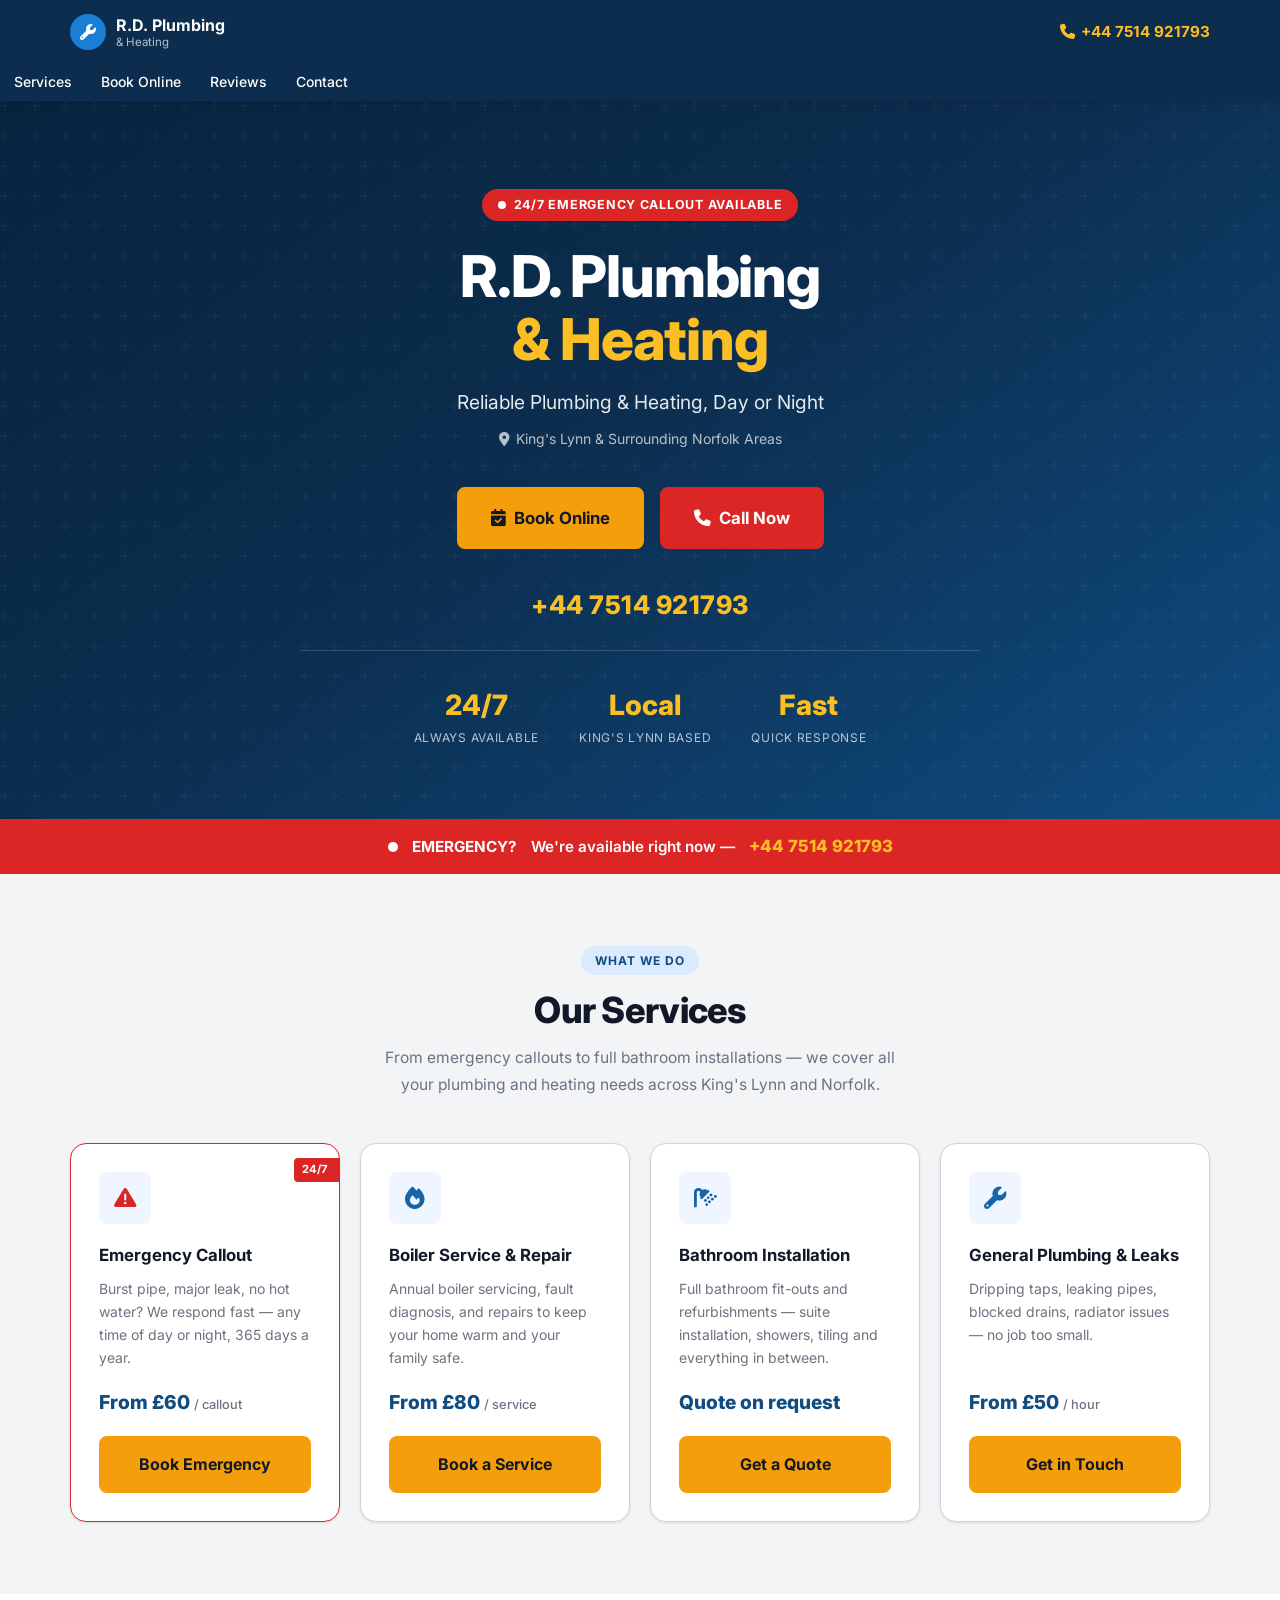
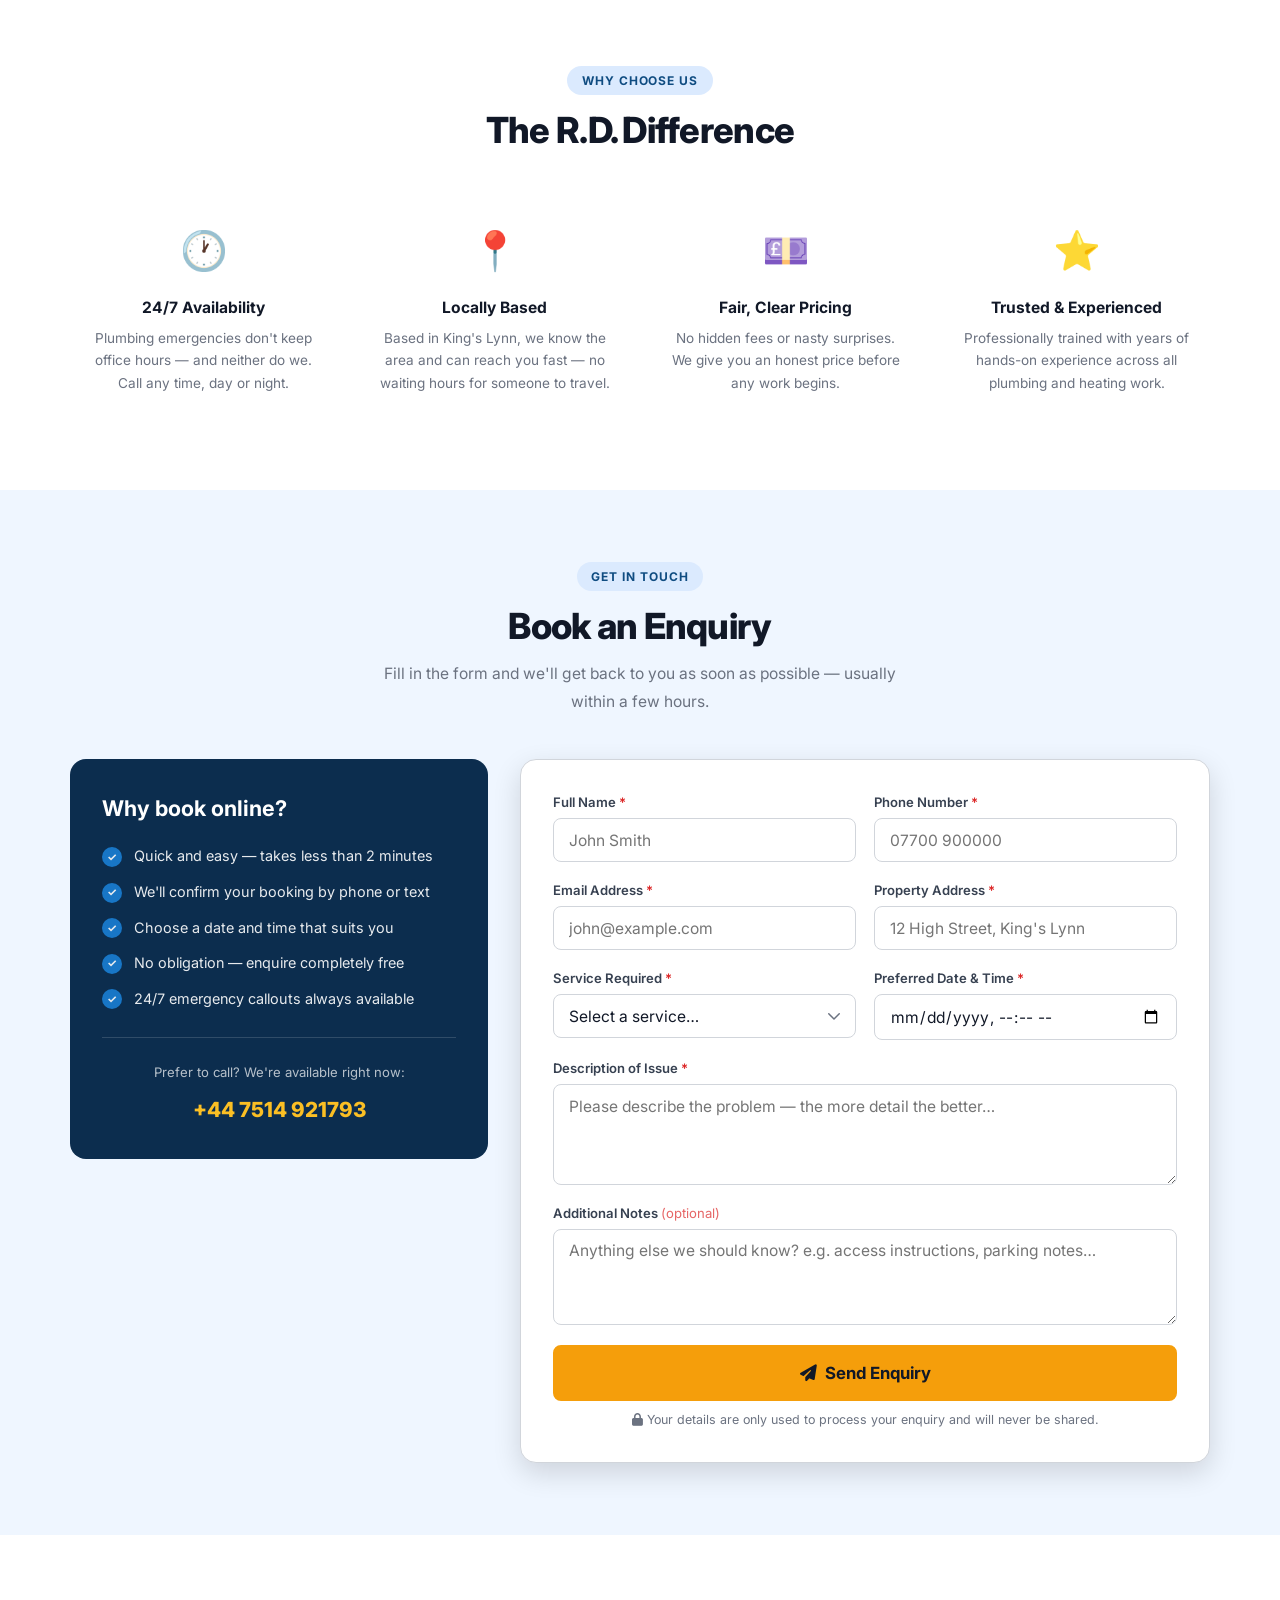
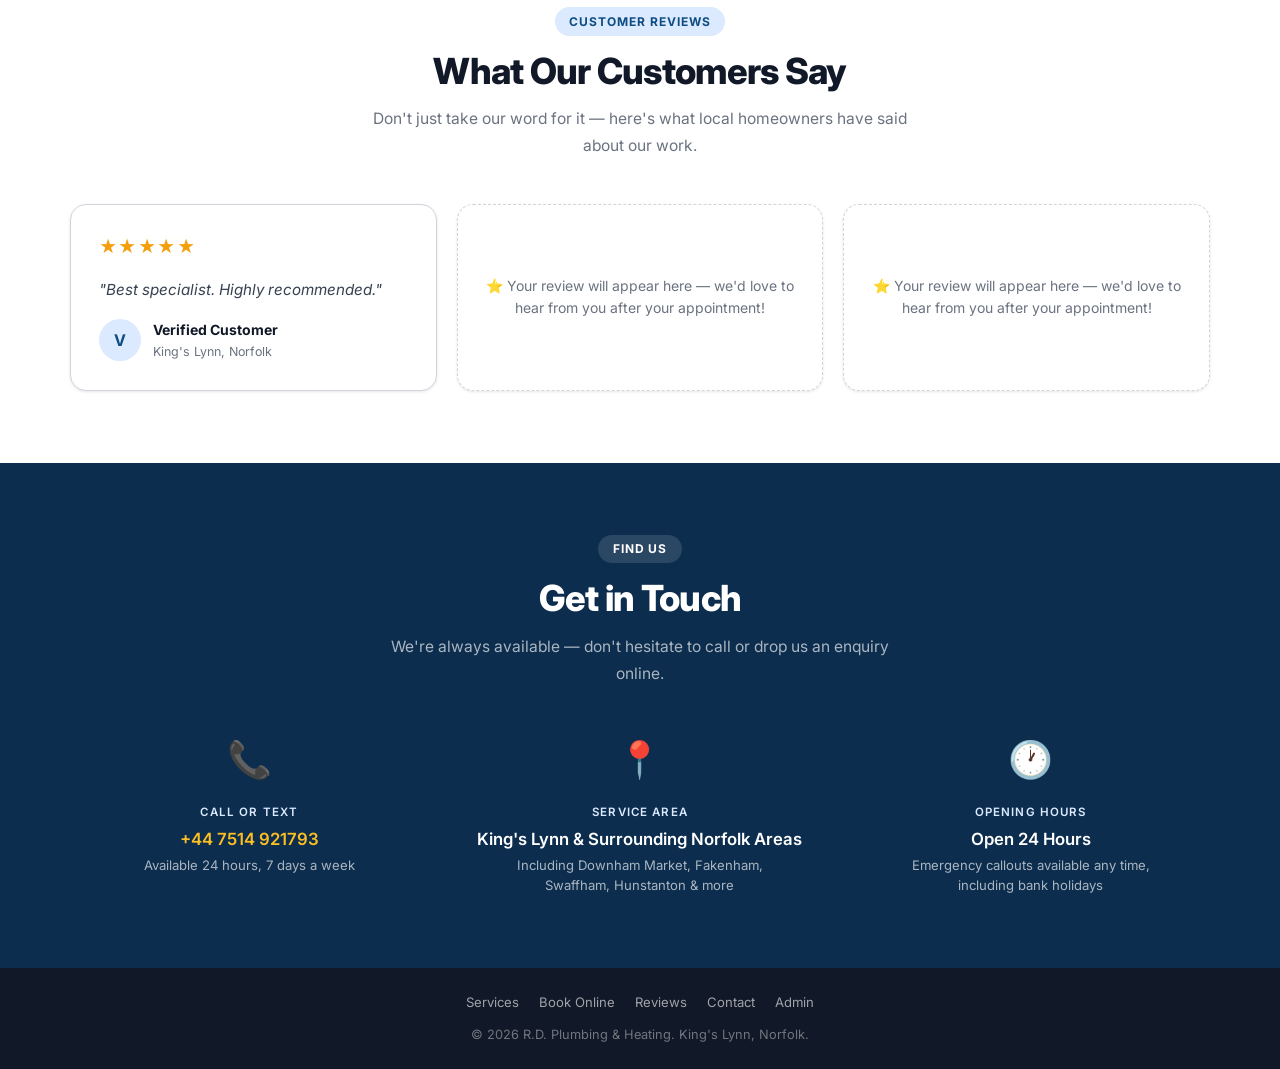
<file: index.html>
<!DOCTYPE html>
<html lang="en">
<head>
  <meta charset="UTF-8">
  <meta name="viewport" content="width=device-width, initial-scale=1.0">
  <meta name="theme-color" content="#0c2d4e">
  <meta name="description" content="R.D. Plumbing &amp; Heating — local plumber in King's Lynn, Norfolk. Emergency callouts 24/7. Boiler service &amp; repair, bathroom installation, leaks &amp; general plumbing.">
  <meta property="og:title" content="R.D. Plumbing &amp; Heating | King's Lynn — 24/7 Emergency Plumber">
  <meta property="og:description" content="Reliable plumbing &amp; heating in King's Lynn, Norfolk. Available day or night. Call +44 7514 921793.">
  <meta property="og:type" content="website">
  <title>R.D. Plumbing &amp; Heating | King's Lynn, Norfolk — 24/7 Emergency Plumber</title>
  <link rel="preconnect" href="https://fonts.googleapis.com">
  <link rel="preconnect" href="https://fonts.gstatic.com" crossorigin>
  <link href="https://fonts.googleapis.com/css2?family=Inter:wght@400;500;600;700;800&display=swap" rel="stylesheet">
  <link rel="stylesheet" href="https://cdnjs.cloudflare.com/ajax/libs/font-awesome/6.5.1/css/all.min.css">
  <link rel="stylesheet" href="style.css">
</head>
<body>

  <!-- ═══════════════════════════════════════════
       NAVIGATION
       ═══════════════════════════════════════════ -->
  <nav class="nav" aria-label="Main navigation">
    <div class="nav__inner">

      <a href="#home" class="nav__logo" aria-label="R.D. Plumbing and Heating — home">
        <div class="nav__logo-icon" aria-hidden="true">
          <i class="fa-solid fa-wrench"></i>
        </div>
        <div>
          <div class="nav__logo-name">R.D. Plumbing</div>
          <div class="nav__logo-sub">&amp; Heating</div>
        </div>
      </a>

      <a href="tel:+447514921793" class="nav__phone" aria-label="Call us on +44 7514 921793">
        <i class="fa-solid fa-phone" aria-hidden="true"></i>
        +44 7514 921793
      </a>

      <button class="nav__menu-btn" id="menu-btn"
              aria-label="Open navigation menu" aria-expanded="false" aria-controls="nav-links">
        <span></span><span></span><span></span>
      </button>

    </div>

    <div class="nav__links" id="nav-links" role="navigation">
      <a href="#services">Services</a>
      <a href="#book">Book Online</a>
      <a href="#reviews">Reviews</a>
      <a href="#contact">Contact</a>
    </div>
  </nav>


  <!-- ═══════════════════════════════════════════
       HERO
       ═══════════════════════════════════════════ -->
  <section class="hero" id="home">
    <div class="hero__content">

      <div class="hero__badge" aria-label="24/7 Emergency Callout Available">
        <span class="hero__badge-pulse" aria-hidden="true"></span>
        24/7 Emergency Callout Available
      </div>

      <h1 class="hero__title">
        R.D. Plumbing<br>
        <span>&amp; Heating</span>
      </h1>

      <p class="hero__tagline">Reliable Plumbing &amp; Heating, Day or Night</p>

      <p class="hero__location" aria-label="Based in King's Lynn and surrounding Norfolk areas">
        <i class="fa-solid fa-location-dot" aria-hidden="true"></i>
        King's Lynn &amp; Surrounding Norfolk Areas
      </p>

      <div class="hero__ctas">
        <a href="#book" class="btn btn--primary btn--lg">
          <i class="fa-solid fa-calendar-check" aria-hidden="true"></i>
          Book Online
        </a>
        <a href="tel:+447514921793" class="btn btn--call btn--lg">
          <i class="fa-solid fa-phone" aria-hidden="true"></i>
          Call Now
        </a>
      </div>

      <div class="hero__phone-display">
        <a href="tel:+447514921793" aria-label="Call +44 7514 921793">+44 7514 921793</a>
      </div>

      <div class="hero__stats" aria-label="Key facts">
        <div class="hero__stat">
          <div class="hero__stat-num">24/7</div>
          <div class="hero__stat-label">Always Available</div>
        </div>
        <div class="hero__stat">
          <div class="hero__stat-num">Local</div>
          <div class="hero__stat-label">King's Lynn Based</div>
        </div>
        <div class="hero__stat">
          <div class="hero__stat-num">Fast</div>
          <div class="hero__stat-label">Quick Response</div>
        </div>
      </div>

    </div>
  </section>


  <!-- ═══════════════════════════════════════════
       EMERGENCY BANNER
       ═══════════════════════════════════════════ -->
  <div class="emergency-banner" role="complementary" aria-label="Emergency contact">
    <div class="emergency-banner__inner">
      <span class="emergency-banner__pulse" aria-hidden="true"></span>
      <strong>EMERGENCY?</strong>
      <span>We're available right now &mdash;</span>
      <a href="tel:+447514921793" aria-label="Call +44 7514 921793 for emergency service">+44 7514 921793</a>
    </div>
  </div>


  <!-- ═══════════════════════════════════════════
       SERVICES
       ═══════════════════════════════════════════ -->
  <section class="services" id="services" aria-label="Services">
    <div class="container">

      <div class="section-header">
        <span class="section-tag">What We Do</span>
        <h2 class="section-title">Our Services</h2>
        <p class="section-subtitle">From emergency callouts to full bathroom installations — we cover all your plumbing and heating needs across King's Lynn and Norfolk.</p>
      </div>

      <div class="services__grid">

        <article class="service-card service-card--emergency fade-in">
          <div class="service-card__icon" aria-hidden="true">
            <i class="fa-solid fa-triangle-exclamation" style="color:var(--red-600);font-size:1.4rem"></i>
          </div>
          <h3 class="service-card__title">Emergency Callout</h3>
          <p class="service-card__desc">Burst pipe, major leak, no hot water? We respond fast — any time of day or night, 365 days a year.</p>
          <div class="service-card__price" aria-label="From £60 per callout">From £60 <span>/ callout</span></div>
          <a href="#book" class="btn btn--primary">Book Emergency</a>
        </article>

        <article class="service-card fade-in">
          <div class="service-card__icon" aria-hidden="true">
            <i class="fa-solid fa-fire" style="color:var(--blue-700);font-size:1.4rem"></i>
          </div>
          <h3 class="service-card__title">Boiler Service &amp; Repair</h3>
          <p class="service-card__desc">Annual boiler servicing, fault diagnosis, and repairs to keep your home warm and your family safe.</p>
          <div class="service-card__price" aria-label="From £80 per service">From £80 <span>/ service</span></div>
          <a href="#book" class="btn btn--primary">Book a Service</a>
        </article>

        <article class="service-card fade-in">
          <div class="service-card__icon" aria-hidden="true">
            <i class="fa-solid fa-shower" style="color:var(--blue-700);font-size:1.4rem"></i>
          </div>
          <h3 class="service-card__title">Bathroom Installation</h3>
          <p class="service-card__desc">Full bathroom fit-outs and refurbishments — suite installation, showers, tiling and everything in between.</p>
          <div class="service-card__price" aria-label="Price on request">Quote on request <span></span></div>
          <a href="#book" class="btn btn--primary">Get a Quote</a>
        </article>

        <article class="service-card fade-in">
          <div class="service-card__icon" aria-hidden="true">
            <i class="fa-solid fa-wrench" style="color:var(--blue-700);font-size:1.4rem"></i>
          </div>
          <h3 class="service-card__title">General Plumbing &amp; Leaks</h3>
          <p class="service-card__desc">Dripping taps, leaking pipes, blocked drains, radiator issues &mdash; no job too small.</p>
          <div class="service-card__price" aria-label="From £50 per hour">From £50 <span>/ hour</span></div>
          <a href="#book" class="btn btn--primary">Get in Touch</a>
        </article>

      </div>
    </div>
  </section>


  <!-- ═══════════════════════════════════════════
       WHY CHOOSE US
       ═══════════════════════════════════════════ -->
  <section class="why-us" aria-label="Why choose R.D. Plumbing and Heating">
    <div class="container">

      <div class="section-header">
        <span class="section-tag">Why Choose Us</span>
        <h2 class="section-title">The R.D. Difference</h2>
      </div>

      <div class="why-us__grid">

        <div class="why-card fade-in">
          <div class="why-card__icon" aria-hidden="true">🕐</div>
          <h3 class="why-card__title">24/7 Availability</h3>
          <p class="why-card__text">Plumbing emergencies don't keep office hours — and neither do we. Call any time, day or night.</p>
        </div>

        <div class="why-card fade-in">
          <div class="why-card__icon" aria-hidden="true">📍</div>
          <h3 class="why-card__title">Locally Based</h3>
          <p class="why-card__text">Based in King's Lynn, we know the area and can reach you fast — no waiting hours for someone to travel.</p>
        </div>

        <div class="why-card fade-in">
          <div class="why-card__icon" aria-hidden="true">💷</div>
          <h3 class="why-card__title">Fair, Clear Pricing</h3>
          <p class="why-card__text">No hidden fees or nasty surprises. We give you an honest price before any work begins.</p>
        </div>

        <div class="why-card fade-in">
          <div class="why-card__icon" aria-hidden="true">⭐</div>
          <h3 class="why-card__title">Trusted &amp; Experienced</h3>
          <p class="why-card__text">Professionally trained with years of hands-on experience across all plumbing and heating work.</p>
        </div>

      </div>
    </div>
  </section>


  <!-- ═══════════════════════════════════════════
       BOOKING FORM
       ═══════════════════════════════════════════ -->
  <section class="booking" id="book" aria-label="Book an enquiry">
    <div class="container">

      <div class="section-header">
        <span class="section-tag">Get in Touch</span>
        <h2 class="section-title">Book an Enquiry</h2>
        <p class="section-subtitle">Fill in the form and we'll get back to you as soon as possible — usually within a few hours.</p>
      </div>

      <div class="booking__inner">

        <!-- Info panel -->
        <div class="booking__info">
          <h3>Why book online?</h3>
          <ul class="booking__info-list" aria-label="Benefits of booking online">
            <li>Quick and easy — takes less than 2 minutes</li>
            <li>We'll confirm your booking by phone or text</li>
            <li>Choose a date and time that suits you</li>
            <li>No obligation — enquire completely free</li>
            <li>24/7 emergency callouts always available</li>
          </ul>
          <div class="booking__phone-cta">
            <p>Prefer to call? We're available right now:</p>
            <a href="tel:+447514921793" aria-label="Call +44 7514 921793">+44 7514 921793</a>
          </div>
        </div>

        <!-- Form card -->
        <div class="form-card">

          <div id="form-body">
            <!--
              ╔══════════════════════════════════════════════╗
              ║  FORMSPREE SETUP                             ║
              ║  1. Sign up free at https://formspree.io     ║
              ║  2. Create a new form                        ║
              ║  3. Replace YOUR_FORM_ID below with your ID  ║
              ╚══════════════════════════════════════════════╝
            -->
            <form
              id="booking-form"
              action="https://formspree.io/f/mqevzaeg"
              method="POST"
              novalidate
              aria-label="Booking enquiry form"
            >
              <input type="hidden" name="_subject" value="New Booking Enquiry — R.D. Plumbing &amp; Heating">
              <!-- Honeypot anti-spam field -->
              <input type="text" name="_gotcha" style="display:none" tabindex="-1" autocomplete="off">

              <div class="form-grid">

                <div class="form-group">
                  <label for="name">Full Name <span aria-hidden="true">*</span></label>
                  <input type="text" id="name" name="name"
                         placeholder="John Smith"
                         required autocomplete="name"
                         aria-required="true">
                </div>

                <div class="form-group">
                  <label for="phone">Phone Number <span aria-hidden="true">*</span></label>
                  <input type="tel" id="phone" name="phone"
                         placeholder="07700 900000"
                         required autocomplete="tel"
                         aria-required="true">
                </div>

                <div class="form-group">
                  <label for="email">Email Address <span aria-hidden="true">*</span></label>
                  <input type="email" id="email" name="email"
                         placeholder="john@example.com"
                         required autocomplete="email"
                         aria-required="true">
                </div>

                <div class="form-group">
                  <label for="address">Property Address <span aria-hidden="true">*</span></label>
                  <input type="text" id="address" name="address"
                         placeholder="12 High Street, King's Lynn"
                         required autocomplete="street-address"
                         aria-required="true">
                </div>

                <div class="form-group">
                  <label for="service">Service Required <span aria-hidden="true">*</span></label>
                  <select id="service" name="service" required aria-required="true">
                    <option value="" disabled selected>Select a service…</option>
                    <option value="Emergency Callout">Emergency Callout</option>
                    <option value="Boiler Service">Boiler Service</option>
                    <option value="Boiler Repair">Boiler Repair</option>
                    <option value="Bathroom Installation">Bathroom Installation</option>
                    <option value="General Plumbing / Leaks">General Plumbing / Leaks</option>
                    <option value="Blocked Drain">Blocked Drain</option>
                    <option value="Radiator / Central Heating">Radiator / Central Heating</option>
                    <option value="Other">Other</option>
                  </select>
                </div>

                <div class="form-group">
                  <label for="datetime">Preferred Date &amp; Time <span aria-hidden="true">*</span></label>
                  <input type="datetime-local" id="datetime" name="preferred_datetime"
                         required aria-required="true">
                </div>

                <div class="form-group form-group--full">
                  <label for="description">Description of Issue <span aria-hidden="true">*</span></label>
                  <textarea id="description" name="description" rows="4"
                            placeholder="Please describe the problem — the more detail the better…"
                            required aria-required="true"></textarea>
                </div>

                <div class="form-group form-group--full">
                  <label for="notes">Additional Notes <span style="font-weight:400;opacity:.7">(optional)</span></label>
                  <textarea id="notes" name="notes" rows="2"
                            placeholder="Anything else we should know? e.g. access instructions, parking notes…"></textarea>
                </div>

              </div><!-- /.form-grid -->

              <div class="form-submit">
                <button type="submit" class="btn btn--primary btn--lg btn--full" id="submit-btn">
                  <i class="fa-solid fa-paper-plane" aria-hidden="true"></i>
                  Send Enquiry
                </button>
                <p class="form-note">
                  <i class="fa-solid fa-lock" aria-hidden="true"></i>
                  Your details are only used to process your enquiry and will never be shared.
                </p>
              </div>

            </form>
          </div><!-- /#form-body -->

          <!-- Success state (shown after submission) -->
          <div class="form-success" id="form-success" role="alert" aria-live="polite">
            <div class="form-success__icon" aria-hidden="true">✅</div>
            <h3>Enquiry Received!</h3>
            <p>Thanks — we'll get back to you shortly, usually within a few hours.<br>
               If it's urgent, please call us directly.</p>
            <a href="tel:+447514921793" class="btn btn--call">
              <i class="fa-solid fa-phone" aria-hidden="true"></i>
              +44 7514 921793
            </a>
          </div>

        </div><!-- /.form-card -->

      </div><!-- /.booking__inner -->
    </div>
  </section>


  <!-- ═══════════════════════════════════════════
       TESTIMONIALS
       ═══════════════════════════════════════════ -->
  <section class="testimonials" id="reviews" aria-label="Customer reviews">
    <div class="container">

      <div class="section-header">
        <span class="section-tag">Customer Reviews</span>
        <h2 class="section-title">What Our Customers Say</h2>
        <p class="section-subtitle">Don't just take our word for it — here's what local homeowners have said about our work.</p>
      </div>

      <div class="testimonials__grid">

        <!-- Real review -->
        <article class="testimonial-card fade-in" aria-label="Customer review">
          <div class="testimonial__stars" aria-label="5 stars">★★★★★</div>
          <p class="testimonial__text">"Best specialist. Highly recommended."</p>
          <div class="testimonial__author">
            <div class="testimonial__avatar" aria-hidden="true">V</div>
            <div>
              <div class="testimonial__name">Verified Customer</div>
              <div class="testimonial__meta">King's Lynn, Norfolk</div>
            </div>
          </div>
        </article>

        <!-- Placeholder 2 — replace with a real review -->
        <div class="testimonial-card testimonial-card--placeholder fade-in" aria-label="Placeholder for future review">
          <p>⭐ Your review will appear here — we'd love to hear from you after your appointment!</p>
        </div>

        <!-- Placeholder 3 — replace with a real review -->
        <div class="testimonial-card testimonial-card--placeholder fade-in" aria-label="Placeholder for future review">
          <p>⭐ Your review will appear here — we'd love to hear from you after your appointment!</p>
        </div>

      </div>
    </div>
  </section>


  <!-- ═══════════════════════════════════════════
       CONTACT
       ═══════════════════════════════════════════ -->
  <section class="contact" id="contact" aria-label="Contact information">
    <div class="container">

      <div class="section-header">
        <span class="section-tag">Find Us</span>
        <h2 class="section-title">Get in Touch</h2>
        <p class="section-subtitle">We're always available — don't hesitate to call or drop us an enquiry online.</p>
      </div>

      <div class="contact__grid">

        <div class="contact-item fade-in">
          <div class="contact-item__icon" aria-hidden="true">📞</div>
          <div class="contact-item__label">Call or Text</div>
          <div class="contact-item__value">
            <a href="tel:+447514921793" aria-label="Call +44 7514 921793">+44 7514 921793</a>
          </div>
          <div class="contact-item__sub">Available 24 hours, 7 days a week</div>
        </div>

        <div class="contact-item fade-in">
          <div class="contact-item__icon" aria-hidden="true">📍</div>
          <div class="contact-item__label">Service Area</div>
          <div class="contact-item__value">King's Lynn &amp; Surrounding Norfolk Areas</div>
          <div class="contact-item__sub">Including Downham Market, Fakenham,<br>Swaffham, Hunstanton &amp; more</div>
        </div>

        <div class="contact-item fade-in">
          <div class="contact-item__icon" aria-hidden="true">🕐</div>
          <div class="contact-item__label">Opening Hours</div>
          <div class="contact-item__value">Open 24 Hours</div>
          <div class="contact-item__sub">Emergency callouts available any time,<br>including bank holidays</div>
        </div>

      </div>
    </div>
  </section>


  <!-- ═══════════════════════════════════════════
       FOOTER
       ═══════════════════════════════════════════ -->
  <footer class="footer">
    <div class="container">
      <div class="footer__inner">
        <nav class="footer__links" aria-label="Footer navigation">
          <a href="#services">Services</a>
          <a href="#book">Book Online</a>
          <a href="#reviews">Reviews</a>
          <a href="#contact">Contact</a>
          <a href="/admin.html">Admin</a>
        </nav>
        <p>&copy; <span id="year"></span> R.D. Plumbing &amp; Heating. King's Lynn, Norfolk.</p>
      </div>
    </div>
  </footer>


  <!-- Floating call button — visible on mobile only -->
  <a href="tel:+447514921793" class="float-call" aria-label="Call us now — emergency available 24/7">
    <i class="fa-solid fa-phone" aria-hidden="true"></i>
  </a>

  <script src="script.js"></script>
</body>
</html>
</file>
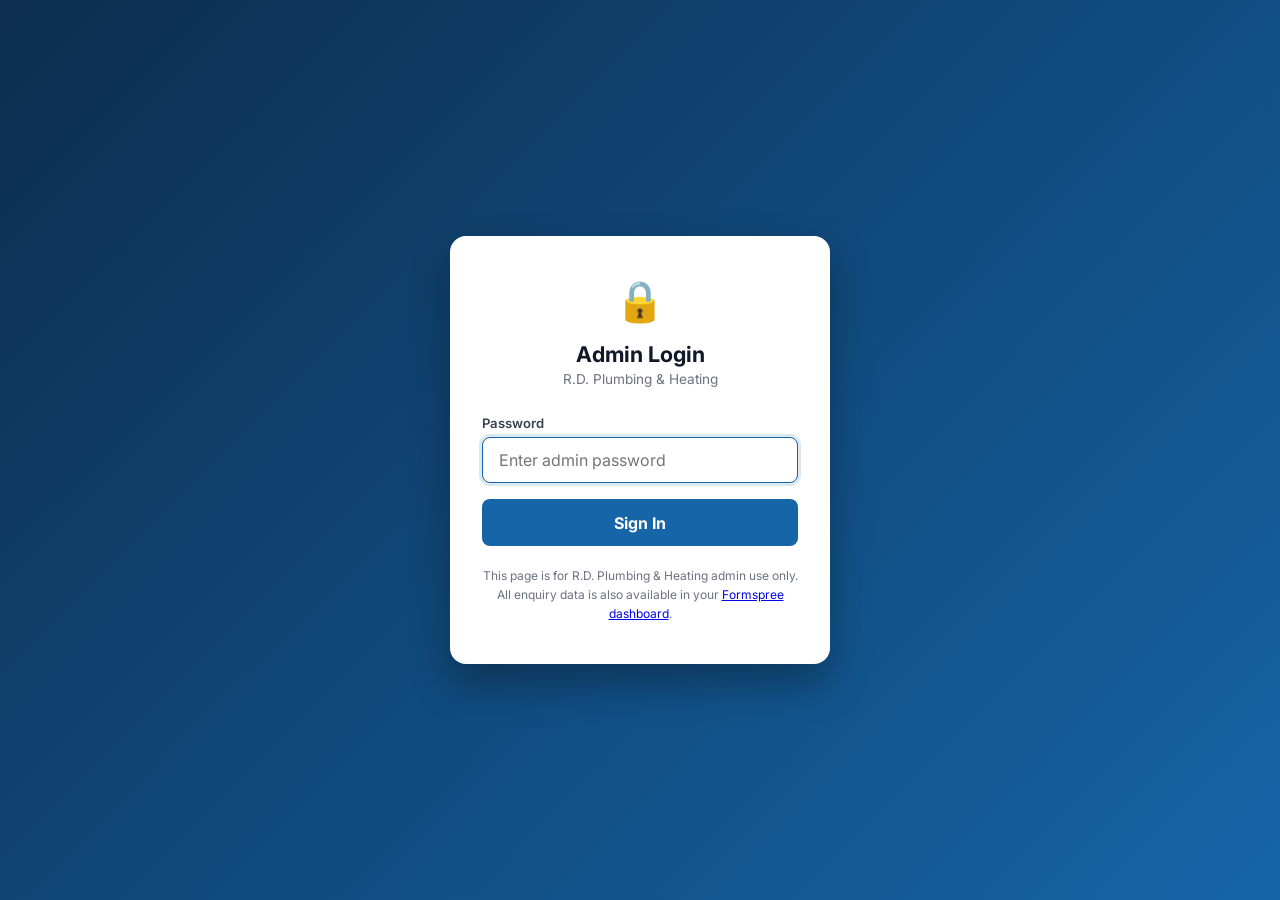
<file: admin.html>
<!DOCTYPE html>
<html lang="en">
<head>
  <meta charset="UTF-8">
  <meta name="viewport" content="width=device-width, initial-scale=1.0">
  <title>Admin — R.D. Plumbing &amp; Heating</title>
  <link rel="preconnect" href="https://fonts.googleapis.com">
  <link href="https://fonts.googleapis.com/css2?family=Inter:wght@400;500;600;700&display=swap" rel="stylesheet">
  <style>
    *, *::before, *::after { box-sizing: border-box; margin: 0; padding: 0; }

    :root {
      --blue-900: #0c2d4e;
      --blue-700: #1565a8;
      --blue-100: #dbeafe;
      --blue-50:  #eff6ff;
      --red:      #dc2626;
      --amber:    #f59e0b;
      --green:    #16a34a;
      --gray-900: #111827;
      --gray-700: #374151;
      --gray-500: #6b7280;
      --gray-300: #d1d5db;
      --gray-100: #f3f4f6;
      --white:    #ffffff;
      --radius:   8px;
    }

    html { font-size: 16px; }
    body {
      font-family: 'Inter', system-ui, sans-serif;
      background: var(--gray-100);
      color: var(--gray-900);
      min-height: 100vh;
      -webkit-font-smoothing: antialiased;
    }

    /* ── Login screen ── */
    .login-wrap {
      min-height: 100vh;
      display: flex;
      align-items: center;
      justify-content: center;
      padding: 2rem;
      background: linear-gradient(135deg, var(--blue-900), var(--blue-700));
    }

    .login-card {
      background: var(--white);
      border-radius: 16px;
      padding: 2.5rem 2rem;
      width: 100%;
      max-width: 380px;
      box-shadow: 0 20px 40px rgba(0,0,0,.3);
      text-align: center;
    }

    .login-icon {
      font-size: 2.5rem;
      margin-bottom: 1rem;
    }

    .login-card h1 {
      font-size: 1.35rem;
      font-weight: 700;
      margin-bottom: .25rem;
    }

    .login-card .sub {
      font-size: .85rem;
      color: var(--gray-500);
      margin-bottom: 1.75rem;
    }

    .login-card label {
      display: block;
      font-size: .82rem;
      font-weight: 600;
      color: var(--gray-700);
      text-align: left;
      margin-bottom: .35rem;
    }

    .login-card input[type="password"] {
      width: 100%;
      padding: .75rem 1rem;
      border: 1.5px solid var(--gray-300);
      border-radius: var(--radius);
      font-size: 1rem;
      font-family: inherit;
      outline: none;
      transition: border-color .2s;
      margin-bottom: 1rem;
    }
    .login-card input[type="password"]:focus {
      border-color: var(--blue-700);
      box-shadow: 0 0 0 3px rgba(21,101,168,.15);
    }

    .login-error {
      display: none;
      background: #fee2e2;
      color: var(--red);
      border-radius: var(--radius);
      padding: .6rem .9rem;
      font-size: .85rem;
      font-weight: 600;
      margin-bottom: 1rem;
    }

    .btn-login {
      width: 100%;
      padding: .85rem;
      background: var(--blue-700);
      color: var(--white);
      border: none;
      border-radius: var(--radius);
      font-size: 1rem;
      font-weight: 700;
      cursor: pointer;
      font-family: inherit;
      transition: background .2s;
    }
    .btn-login:hover { background: var(--blue-900); }

    .login-note {
      margin-top: 1.25rem;
      font-size: .75rem;
      color: var(--gray-500);
      line-height: 1.6;
    }

    /* ── Admin panel ── */
    .admin-panel { display: none; }

    .admin-header {
      background: var(--blue-900);
      color: var(--white);
      padding: 1rem 1.5rem;
      display: flex;
      align-items: center;
      justify-content: space-between;
      flex-wrap: wrap;
      gap: 1rem;
    }
    .admin-header h1 { font-size: 1.1rem; font-weight: 700; }
    .admin-header .sub { font-size: .78rem; opacity: .7; margin-top: .1rem; }

    .admin-actions { display: flex; gap: .75rem; flex-wrap: wrap; }

    .btn-sm {
      padding: .45rem .9rem;
      border-radius: 6px;
      font-size: .82rem;
      font-weight: 600;
      cursor: pointer;
      border: 1.5px solid transparent;
      font-family: inherit;
      text-decoration: none;
      display: inline-flex;
      align-items: center;
      gap: .35rem;
      transition: opacity .2s;
    }
    .btn-sm:hover { opacity: .85; }
    .btn-sm--white  { background: var(--white); color: var(--blue-900); }
    .btn-sm--danger { background: var(--red);   color: var(--white); }
    .btn-sm--logout { background: transparent; color: var(--white); border-color: rgba(255,255,255,.4); }

    .admin-body { padding: 1.5rem; max-width: 1400px; margin: 0 auto; }

    /* Notice bar */
    .notice {
      background: var(--blue-50);
      border: 1.5px solid var(--blue-100);
      border-radius: var(--radius);
      padding: .875rem 1rem;
      font-size: .85rem;
      color: var(--gray-700);
      margin-bottom: 1.5rem;
      line-height: 1.6;
    }
    .notice strong { color: var(--blue-700); }
    .notice a { color: var(--blue-700); text-decoration: underline; }

    /* Stats row */
    .stats-row {
      display: flex;
      gap: 1rem;
      flex-wrap: wrap;
      margin-bottom: 1.5rem;
    }
    .stat-card {
      background: var(--white);
      border-radius: var(--radius);
      padding: 1rem 1.25rem;
      box-shadow: 0 1px 4px rgba(0,0,0,.08);
      min-width: 140px;
    }
    .stat-card__num   { font-size: 1.75rem; font-weight: 800; color: var(--blue-700); }
    .stat-card__label { font-size: .78rem; color: var(--gray-500); text-transform: uppercase; letter-spacing: .05em; }

    /* Table */
    .table-wrap {
      background: var(--white);
      border-radius: 12px;
      box-shadow: 0 1px 4px rgba(0,0,0,.08);
      overflow: hidden;
    }

    .table-header {
      padding: 1rem 1.25rem;
      border-bottom: 1px solid var(--gray-300);
      display: flex;
      align-items: center;
      justify-content: space-between;
      gap: 1rem;
      flex-wrap: wrap;
    }
    .table-header h2 { font-size: 1rem; font-weight: 700; }

    .table-scroll { overflow-x: auto; }

    table {
      width: 100%;
      border-collapse: collapse;
      font-size: .85rem;
    }

    thead th {
      background: var(--gray-100);
      padding: .75rem 1rem;
      text-align: left;
      font-size: .75rem;
      font-weight: 600;
      text-transform: uppercase;
      letter-spacing: .06em;
      color: var(--gray-500);
      white-space: nowrap;
      border-bottom: 1px solid var(--gray-300);
    }

    tbody tr { border-bottom: 1px solid var(--gray-100); }
    tbody tr:last-child { border-bottom: none; }
    tbody tr:hover { background: var(--blue-50); }

    tbody td {
      padding: .875rem 1rem;
      vertical-align: top;
      color: var(--gray-700);
      max-width: 220px;
    }

    tbody td:first-child {
      color: var(--gray-500);
      font-size: .78rem;
      white-space: nowrap;
    }

    .td-name { font-weight: 600; color: var(--gray-900) !important; white-space: nowrap; }
    .td-phone a, .td-email a { color: var(--blue-700); text-decoration: underline; }

    .td-service {
      white-space: nowrap;
    }

    .td-desc {
      font-size: .82rem;
      line-height: 1.5;
      word-break: break-word;
    }

    .badge {
      display: inline-block;
      padding: .2rem .6rem;
      border-radius: 999px;
      font-size: .72rem;
      font-weight: 700;
    }
    .badge--emergency { background: #fee2e2; color: var(--red); }
    .badge--boiler    { background: #dbeafe; color: var(--blue-700); }
    .badge--general   { background: var(--gray-100); color: var(--gray-700); }

    .empty-state {
      text-align: center;
      padding: 3rem 1.5rem;
      color: var(--gray-500);
      font-size: .95rem;
    }
    .empty-state p { margin-bottom: .5rem; }

    /* Responsive adjustments */
    @media (max-width: 600px) {
      .admin-body { padding: 1rem; }
      .admin-header { padding: .875rem 1rem; }
    }
  </style>
</head>
<body>

  <!-- ── Login screen ── -->
  <div class="login-wrap" id="login-screen">
    <div class="login-card">
      <div class="login-icon">🔒</div>
      <h1>Admin Login</h1>
      <p class="sub">R.D. Plumbing &amp; Heating</p>

      <div class="login-error" id="login-error" role="alert">
        Incorrect password. Please try again.
      </div>

      <form id="login-form" autocomplete="off" onsubmit="handleLogin(event)">
        <label for="password-input">Password</label>
        <input type="password" id="password-input" placeholder="Enter admin password"
               autocomplete="current-password" autofocus>
        <button type="submit" class="btn-login">Sign In</button>
      </form>

      <p class="login-note">
        This page is for R.D. Plumbing &amp; Heating admin use only.<br>
        All enquiry data is also available in your
        <a href="https://formspree.io/forms" target="_blank" rel="noopener">Formspree dashboard</a>.
      </p>
    </div>
  </div>


  <!-- ── Admin panel (shown after login) ── -->
  <div class="admin-panel" id="admin-panel">

    <div class="admin-header">
      <div>
        <h1>📋 R.D. Plumbing &amp; Heating — Enquiries</h1>
        <div class="sub">Submitted enquiries from the booking form</div>
      </div>
      <div class="admin-actions">
        <a href="/" class="btn-sm btn-sm--white">← Back to Site</a>
        <a href="https://formspree.io/forms" target="_blank" rel="noopener"
           class="btn-sm btn-sm--white">Formspree Dashboard ↗</a>
        <button class="btn-sm btn-sm--danger" onclick="confirmClear()">Clear All</button>
        <button class="btn-sm btn-sm--logout" onclick="logout()">Log Out</button>
      </div>
    </div>

    <div class="admin-body">

      <div class="notice">
        <strong>ℹ️ Note:</strong> This panel shows enquiries submitted from
        <strong>this browser only</strong>, stored in localStorage.
        For all submissions (from any device), visit your
        <a href="https://formspree.io/forms" target="_blank" rel="noopener">Formspree dashboard</a>
        or check the email notifications sent to your registered address.
      </div>

      <div class="stats-row">
        <div class="stat-card">
          <div class="stat-card__num" id="count-total">0</div>
          <div class="stat-card__label">Total Enquiries</div>
        </div>
        <div class="stat-card">
          <div class="stat-card__num" id="count-emergency">0</div>
          <div class="stat-card__label">Emergency</div>
        </div>
        <div class="stat-card">
          <div class="stat-card__num" id="count-today">0</div>
          <div class="stat-card__label">Today</div>
        </div>
      </div>

      <div class="table-wrap">
        <div class="table-header">
          <h2>All Enquiries <span style="font-weight:400;color:var(--gray-500)">(newest first)</span></h2>
        </div>
        <div class="table-scroll">
          <table>
            <thead>
              <tr>
                <th>#</th>
                <th>Received</th>
                <th>Name</th>
                <th>Phone</th>
                <th>Email</th>
                <th>Service</th>
                <th>Preferred Time</th>
                <th>Address</th>
                <th>Description</th>
                <th>Notes</th>
              </tr>
            </thead>
            <tbody id="submissions-tbody">
              <tr>
                <td colspan="10">
                  <div class="empty-state">
                    <p>No enquiries yet from this browser.</p>
                    <p style="font-size:.82rem">Check your Formspree dashboard for all submissions.</p>
                  </div>
                </td>
              </tr>
            </tbody>
          </table>
        </div>
      </div>

    </div>
  </div>

  <script>
    /* ================================================================
       Admin — password & data logic
       ================================================================

       ⚠️  TO SET YOUR PASSWORD:
           Change the string below. Use something hard to guess.
           This is client-side auth — it protects casual access,
           not a determined attacker. Keep the admin URL unlisted.
    */
    const ADMIN_PASSWORD = 'RDPlumbing2024!'; // ← Change before going live

    const STORAGE_KEY = 'rd_plumbing_submissions';

    /* ── Login ── */
    function handleLogin(e) {
      e.preventDefault();
      const input = document.getElementById('password-input').value;
      if (input === ADMIN_PASSWORD) {
        sessionStorage.setItem('rd_admin_auth', 'ok');
        showPanel();
      } else {
        document.getElementById('login-error').style.display = 'block';
        document.getElementById('password-input').value = '';
        document.getElementById('password-input').focus();
      }
    }

    function logout() {
      sessionStorage.removeItem('rd_admin_auth');
      location.reload();
    }

    function showPanel() {
      document.getElementById('login-screen').style.display = 'none';
      document.getElementById('admin-panel').style.display  = 'block';
      loadSubmissions();
    }

    /* ── Auto-login if session still valid ── */
    if (sessionStorage.getItem('rd_admin_auth') === 'ok') {
      showPanel();
    }

    /* ── Load & render submissions ── */
    function loadSubmissions() {
      let list = [];
      try {
        list = JSON.parse(localStorage.getItem(STORAGE_KEY) || '[]');
      } catch (_) {}

      const tbody = document.getElementById('submissions-tbody');
      const today = new Date().toDateString();

      let emergency = 0;
      let todayCount = 0;

      if (list.length === 0) {
        tbody.innerHTML = `<tr><td colspan="10">
          <div class="empty-state">
            <p>No enquiries yet from this browser.</p>
            <p style="font-size:.82rem">Check your <a href="https://formspree.io/forms" target="_blank">Formspree dashboard</a> for all submissions.</p>
          </div></td></tr>`;
      } else {
        tbody.innerHTML = list.map((s, i) => {
          const isEmergency = /emergency/i.test(s.service || '');
          const isBoiler    = /boiler/i.test(s.service || '');
          if (isEmergency) emergency++;
          if (new Date(s._savedAt).toDateString() === today) todayCount++;

          const badgeClass = isEmergency ? 'badge--emergency' : isBoiler ? 'badge--boiler' : 'badge--general';

          return `<tr>
            <td>${list.length - i}</td>
            <td style="white-space:nowrap">${fmtDate(s._savedAt)}</td>
            <td class="td-name">${esc(s.name)}</td>
            <td class="td-phone"><a href="tel:${esc(s.phone)}">${esc(s.phone)}</a></td>
            <td class="td-email"><a href="mailto:${esc(s.email)}">${esc(s.email)}</a></td>
            <td class="td-service"><span class="badge ${badgeClass}">${esc(s.service)}</span></td>
            <td style="white-space:nowrap">${fmtDate(s.preferred_datetime)}</td>
            <td>${esc(s.address)}</td>
            <td class="td-desc">${esc(s.description)}</td>
            <td class="td-desc">${esc(s.notes) || '<span style="opacity:.4">—</span>'}</td>
          </tr>`;
        }).join('');
      }

      document.getElementById('count-total').textContent    = list.length;
      document.getElementById('count-emergency').textContent = emergency;
      document.getElementById('count-today').textContent    = todayCount;
    }

    /* ── Clear all ── */
    function confirmClear() {
      if (confirm('Delete ALL locally-stored enquiries? This cannot be undone.\n\n(Submissions in Formspree are unaffected.)')) {
        localStorage.removeItem(STORAGE_KEY);
        loadSubmissions();
      }
    }

    /* ── Helpers ── */
    function esc(str) {
      if (!str) return '';
      return String(str)
        .replace(/&/g, '&amp;')
        .replace(/</g, '&lt;')
        .replace(/>/g, '&gt;')
        .replace(/"/g, '&quot;');
    }

    function fmtDate(str) {
      if (!str) return '—';
      try {
        return new Date(str).toLocaleString('en-GB', {
          day: '2-digit', month: '2-digit', year: 'numeric',
          hour: '2-digit', minute: '2-digit',
        });
      } catch (_) { return str; }
    }
  </script>

</body>
</html>
</file>
<file: style.css>
/* ================================================================
   R.D. Plumbing & Heating — stylesheet
   Mobile-first. Breakpoints: 640px (sm), 768px (md), 1024px (lg)
   ================================================================ */

*, *::before, *::after { box-sizing: border-box; margin: 0; padding: 0; }

:root {
  --blue-950: #07243f;
  --blue-900: #0c2d4e;
  --blue-800: #0f4c81;
  --blue-700: #1565a8;
  --blue-600: #1a7fd4;
  --blue-500: #2196f3;
  --blue-100: #dbeafe;
  --blue-50:  #eff6ff;
  --red-700:  #b91c1c;
  --red-600:  #dc2626;
  --red-500:  #ef4444;
  --amber-500:#f59e0b;
  --amber-400:#fbbf24;
  --green-100:#dcfce7;
  --green-600:#16a34a;
  --gray-900: #111827;
  --gray-700: #374151;
  --gray-500: #6b7280;
  --gray-300: #d1d5db;
  --gray-100: #f3f4f6;
  --white:    #ffffff;

  --shadow-sm: 0 1px 3px rgba(0,0,0,.10);
  --shadow-md: 0 4px 8px rgba(0,0,0,.10);
  --shadow-lg: 0 10px 28px rgba(0,0,0,.14);
  --radius:    8px;
  --radius-lg: 16px;
  --t:         .2s ease;
}

html { scroll-behavior: smooth; font-size: 16px; }

body {
  font-family: 'Inter', -apple-system, BlinkMacSystemFont, 'Segoe UI', sans-serif;
  color: var(--gray-900);
  background: var(--white);
  line-height: 1.6;
  -webkit-font-smoothing: antialiased;
}

a { color: inherit; text-decoration: none; }
img { max-width: 100%; display: block; }

.container {
  width: 100%;
  max-width: 1180px;
  margin: 0 auto;
  padding: 0 1.25rem;
}

/* ── Fade-in animation (triggered by IntersectionObserver) ── */
.fade-in {
  opacity: 0;
  transform: translateY(18px);
  transition: opacity .55s ease, transform .55s ease;
}
.fade-in.is-visible {
  opacity: 1;
  transform: none;
}

/* ================================================================
   NAVIGATION
   ================================================================ */
.nav {
  position: sticky;
  top: 0;
  z-index: 200;
  background: var(--blue-900);
  box-shadow: var(--shadow-md);
}

.nav__inner {
  display: flex;
  align-items: center;
  justify-content: space-between;
  height: 64px;
  padding: 0 1.25rem;
  max-width: 1180px;
  margin: 0 auto;
}

.nav__logo {
  display: flex;
  align-items: center;
  gap: .625rem;
  color: var(--white);
  font-weight: 700;
  line-height: 1.25;
}

.nav__logo-icon {
  width: 36px;
  height: 36px;
  background: var(--blue-600);
  border-radius: 50%;
  display: flex;
  align-items: center;
  justify-content: center;
  flex-shrink: 0;
  font-size: 1rem;
}

.nav__logo-name { font-size: 1rem; }
.nav__logo-sub  { font-size: .72rem; font-weight: 400; opacity: .7; }

.nav__phone {
  display: none;
  align-items: center;
  gap: .4rem;
  color: var(--amber-400);
  font-weight: 700;
  font-size: .95rem;
  transition: color var(--t);
}
.nav__phone:hover { color: var(--white); }

.nav__menu-btn {
  background: none;
  border: none;
  cursor: pointer;
  padding: .5rem;
  display: flex;
  flex-direction: column;
  gap: 5px;
}
.nav__menu-btn span {
  display: block;
  width: 24px;
  height: 2px;
  background: var(--white);
  border-radius: 2px;
  transition: var(--t);
}

.nav__links {
  position: absolute;
  top: 64px;
  left: 0;
  right: 0;
  background: var(--blue-800);
  display: none;
  flex-direction: column;
  box-shadow: var(--shadow-lg);
}
.nav__links.is-open { display: flex; }
.nav__links a {
  color: var(--white);
  padding: .875rem 1.5rem;
  font-weight: 500;
  transition: background var(--t);
}
.nav__links a:hover { background: var(--blue-700); }

@media (min-width: 768px) {
  .nav__phone    { display: flex; }
  .nav__menu-btn { display: none; }
  .nav__links {
    position: static;
    display: flex;
    flex-direction: row;
    background: none;
    box-shadow: none;
    gap: .125rem;
  }
  .nav__links a {
    padding: .45rem .85rem;
    border-radius: var(--radius);
    font-size: .875rem;
  }
}

/* ================================================================
   HERO
   ================================================================ */
.hero {
  background: linear-gradient(145deg, var(--blue-950) 0%, var(--blue-900) 45%, var(--blue-800) 100%);
  color: var(--white);
  padding: 4rem 1.25rem 3.5rem;
  text-align: center;
  position: relative;
  overflow: hidden;
}

/* subtle grid texture */
.hero::before {
  content: '';
  position: absolute;
  inset: 0;
  background-image: url("data:image/svg+xml,%3Csvg width='60' height='60' viewBox='0 0 60 60' xmlns='http://www.w3.org/2000/svg'%3E%3Cg fill='%23ffffff' fill-opacity='0.03'%3E%3Cpath d='M36 34v-4h-2v4h-4v2h4v4h2v-4h4v-2h-4zm0-30V0h-2v4h-4v2h4v4h2V6h4V4h-4zM6 34v-4H4v4H0v2h4v4h2v-4h4v-2H6zM6 4V0H4v4H0v2h4v4h2V6h4V4H6z'/%3E%3C/g%3E%3C/svg%3E");
  pointer-events: none;
}

.hero__content {
  position: relative;
  z-index: 1;
  max-width: 680px;
  margin: 0 auto;
}

.hero__badge {
  display: inline-flex;
  align-items: center;
  gap: .5rem;
  background: var(--red-600);
  color: var(--white);
  font-size: .78rem;
  font-weight: 700;
  letter-spacing: .06em;
  text-transform: uppercase;
  padding: .375rem 1rem;
  border-radius: 999px;
  margin-bottom: 1.5rem;
}

.hero__badge-pulse {
  width: 8px;
  height: 8px;
  background: var(--white);
  border-radius: 50%;
  animation: pulse 1.6s infinite;
  flex-shrink: 0;
}

.hero__title {
  font-size: clamp(2.1rem, 7.5vw, 3.6rem);
  font-weight: 800;
  line-height: 1.1;
  margin-bottom: 1rem;
  letter-spacing: -.02em;
}
.hero__title span { color: var(--amber-400); }

.hero__tagline {
  font-size: clamp(1rem, 3vw, 1.2rem);
  opacity: .9;
  margin-bottom: .625rem;
  font-weight: 400;
}

.hero__location {
  display: flex;
  align-items: center;
  justify-content: center;
  gap: .375rem;
  font-size: .875rem;
  opacity: .7;
  margin-bottom: 2.25rem;
}

.hero__ctas {
  display: flex;
  flex-direction: column;
  gap: 1rem;
  align-items: center;
  margin-bottom: 2.25rem;
}

.hero__phone-display {
  font-size: clamp(1.3rem, 4vw, 1.6rem);
  font-weight: 800;
  letter-spacing: .02em;
}
.hero__phone-display a { color: var(--amber-400); }

.hero__stats {
  display: flex;
  justify-content: center;
  gap: 2.5rem;
  flex-wrap: wrap;
  border-top: 1px solid rgba(255,255,255,.15);
  padding-top: 2rem;
  margin-top: 1.5rem;
}
.hero__stat { text-align: center; }
.hero__stat-num   { font-size: 1.75rem; font-weight: 800; color: var(--amber-400); }
.hero__stat-label { font-size: .75rem;  opacity: .7; text-transform: uppercase; letter-spacing: .06em; }

@media (min-width: 640px) {
  .hero { padding: 5.5rem 2rem 4.5rem; }
  .hero__ctas { flex-direction: row; justify-content: center; }
}

/* ================================================================
   BUTTONS
   ================================================================ */
.btn {
  display: inline-flex;
  align-items: center;
  justify-content: center;
  gap: .5rem;
  padding: .875rem 1.75rem;
  border-radius: var(--radius);
  font-weight: 700;
  font-size: 1rem;
  cursor: pointer;
  transition: all var(--t);
  border: 2px solid transparent;
  text-decoration: none;
  white-space: nowrap;
  font-family: inherit;
}

.btn--primary {
  background: var(--amber-500);
  color: var(--gray-900);
  border-color: var(--amber-500);
}
.btn--primary:hover {
  background: var(--amber-400);
  border-color: var(--amber-400);
  transform: translateY(-1px);
  box-shadow: 0 4px 14px rgba(245,158,11,.4);
}

.btn--outline {
  background: transparent;
  color: var(--white);
  border-color: rgba(255,255,255,.7);
}
.btn--outline:hover {
  background: rgba(255,255,255,.08);
  border-color: var(--white);
}

.btn--call {
  background: var(--red-600);
  color: var(--white);
  border-color: var(--red-600);
}
.btn--call:hover {
  background: var(--red-700);
  border-color: var(--red-700);
  transform: translateY(-1px);
  box-shadow: 0 4px 14px rgba(220,38,38,.4);
}

.btn--ghost {
  background: transparent;
  color: var(--blue-700);
  border-color: var(--blue-700);
}
.btn--ghost:hover { background: var(--blue-50); }

.btn--lg { padding: 1rem 2rem; font-size: 1.05rem; }
.btn--full { width: 100%; }

/* ================================================================
   EMERGENCY BANNER
   ================================================================ */
.emergency-banner {
  background: var(--red-600);
  color: var(--white);
  text-align: center;
  padding: .875rem 1.25rem;
}
.emergency-banner__inner {
  display: flex;
  align-items: center;
  justify-content: center;
  flex-wrap: wrap;
  gap: .5rem .875rem;
  font-weight: 600;
  font-size: .95rem;
}
.emergency-banner__pulse {
  width: 10px;
  height: 10px;
  background: var(--white);
  border-radius: 50%;
  animation: pulse 1.6s infinite;
  flex-shrink: 0;
}
.emergency-banner a {
  color: var(--amber-400);
  font-weight: 800;
  font-size: 1.05rem;
}

@keyframes pulse {
  0%, 100% { opacity: 1;   transform: scale(1);   }
  50%       { opacity: .5; transform: scale(1.55); }
}

/* ================================================================
   SECTIONS — shared
   ================================================================ */
section { padding: 4.5rem 0; }

.section-header { text-align: center; margin-bottom: 2.75rem; }

.section-tag {
  display: inline-block;
  background: var(--blue-100);
  color: var(--blue-800);
  font-size: .75rem;
  font-weight: 700;
  letter-spacing: .08em;
  text-transform: uppercase;
  padding: .3rem .9rem;
  border-radius: 999px;
  margin-bottom: .875rem;
}

.section-title {
  font-size: clamp(1.55rem, 4vw, 2.25rem);
  font-weight: 800;
  line-height: 1.2;
  margin-bottom: .75rem;
  letter-spacing: -.02em;
}

.section-subtitle {
  font-size: .975rem;
  color: var(--gray-500);
  max-width: 540px;
  margin: 0 auto;
  line-height: 1.75;
}

/* ================================================================
   SERVICES
   ================================================================ */
.services { background: var(--gray-100); }

.services__grid {
  display: grid;
  grid-template-columns: 1fr;
  gap: 1.25rem;
}
@media (min-width: 640px)  { .services__grid { grid-template-columns: repeat(2, 1fr); } }
@media (min-width: 1024px) { .services__grid { grid-template-columns: repeat(4, 1fr); } }

.service-card {
  background: var(--white);
  border-radius: var(--radius-lg);
  padding: 1.75rem;
  box-shadow: var(--shadow-sm);
  border: 1.5px solid var(--gray-300);
  display: flex;
  flex-direction: column;
  transition: transform var(--t), box-shadow var(--t), border-color var(--t);
}
.service-card:hover {
  transform: translateY(-4px);
  box-shadow: var(--shadow-lg);
  border-color: var(--blue-500);
}

.service-card--emergency {
  border-color: var(--red-600);
  position: relative;
  overflow: hidden;
}
.service-card--emergency::after {
  content: '24/7';
  position: absolute;
  top: 14px;
  right: 0;
  background: var(--red-600);
  color: var(--white);
  font-size: .7rem;
  font-weight: 700;
  padding: .2rem .7rem .2rem .5rem;
  border-radius: 4px 0 0 4px;
}

.service-card__icon {
  width: 52px;
  height: 52px;
  background: var(--blue-50);
  border-radius: var(--radius);
  display: flex;
  align-items: center;
  justify-content: center;
  margin-bottom: 1.125rem;
  font-size: 1.5rem;
}

.service-card__title {
  font-size: 1.05rem;
  font-weight: 700;
  margin-bottom: .5rem;
}

.service-card__desc {
  font-size: .875rem;
  color: var(--gray-500);
  line-height: 1.65;
  flex: 1;
  margin-bottom: 1.125rem;
}

.service-card__price {
  font-size: 1.2rem;
  font-weight: 800;
  color: var(--blue-800);
  margin-bottom: 1.125rem;
}
.service-card__price span {
  font-size: .8rem;
  font-weight: 500;
  color: var(--gray-500);
}

/* ================================================================
   WHY US
   ================================================================ */
.why-us { background: var(--white); }

.why-us__grid {
  display: grid;
  grid-template-columns: 1fr 1fr;
  gap: 1.5rem;
}
@media (min-width: 1024px) { .why-us__grid { grid-template-columns: repeat(4, 1fr); } }

.why-card { text-align: center; padding: 1.5rem 1rem; }
.why-card__icon  { font-size: 2.4rem; margin-bottom: .875rem; }
.why-card__title { font-size: .975rem; font-weight: 700; margin-bottom: .4rem; }
.why-card__text  { font-size: .85rem;  color: var(--gray-500); line-height: 1.65; }

/* ================================================================
   BOOKING FORM
   ================================================================ */
.booking { background: var(--blue-50); }

.booking__inner {
  display: grid;
  grid-template-columns: 1fr;
  gap: 2rem;
  align-items: start;
}
@media (min-width: 900px) { .booking__inner { grid-template-columns: 1fr 1.65fr; } }

/* Left info panel */
.booking__info {
  background: var(--blue-900);
  color: var(--white);
  border-radius: var(--radius-lg);
  padding: 2rem;
}
.booking__info h3 {
  font-size: 1.35rem;
  font-weight: 700;
  margin-bottom: 1.25rem;
}

.booking__info-list {
  list-style: none;
  display: flex;
  flex-direction: column;
  gap: .875rem;
}
.booking__info-list li {
  display: flex;
  align-items: flex-start;
  gap: .75rem;
  font-size: .9rem;
  opacity: .9;
  line-height: 1.5;
}
.booking__info-list li::before {
  content: '✓';
  background: var(--blue-600);
  width: 20px;
  height: 20px;
  border-radius: 50%;
  display: flex;
  align-items: center;
  justify-content: center;
  font-size: .7rem;
  font-weight: 700;
  flex-shrink: 0;
  margin-top: .1rem;
}

.booking__phone-cta {
  margin-top: 1.75rem;
  padding-top: 1.5rem;
  border-top: 1px solid rgba(255,255,255,.15);
  text-align: center;
}
.booking__phone-cta p   { font-size: .82rem; opacity: .7; margin-bottom: .625rem; }
.booking__phone-cta a   { font-size: 1.3rem; font-weight: 800; color: var(--amber-400); }

/* Form card */
.form-card {
  background: var(--white);
  border-radius: var(--radius-lg);
  padding: 2rem;
  box-shadow: var(--shadow-lg);
  border: 1px solid var(--gray-300);
}

.form-grid {
  display: grid;
  grid-template-columns: 1fr;
  gap: 1.125rem;
  margin-bottom: 1.25rem;
}
@media (min-width: 560px) { .form-grid { grid-template-columns: repeat(2, 1fr); } }

.form-group { display: flex; flex-direction: column; gap: .35rem; }
.form-group--full { grid-column: 1 / -1; }

.form-group label {
  font-size: .82rem;
  font-weight: 600;
  color: var(--gray-700);
}
.form-group label span { color: var(--red-600); }

.form-group input,
.form-group select,
.form-group textarea {
  width: 100%;
  padding: .7rem .95rem;
  border: 1.5px solid var(--gray-300);
  border-radius: var(--radius);
  font-size: .975rem;
  color: var(--gray-900);
  background: var(--white);
  font-family: inherit;
  transition: border-color var(--t), box-shadow var(--t);
  -webkit-appearance: none;
  appearance: none;
}
.form-group input:focus,
.form-group select:focus,
.form-group textarea:focus {
  outline: none;
  border-color: var(--blue-500);
  box-shadow: 0 0 0 3px rgba(33,150,243,.15);
}
.form-group textarea { resize: vertical; min-height: 96px; }
.form-group select {
  background-image: url("data:image/svg+xml,%3Csvg xmlns='http://www.w3.org/2000/svg' fill='none' viewBox='0 0 24 24' stroke='%236b7280'%3E%3Cpath stroke-linecap='round' stroke-linejoin='round' stroke-width='2' d='M19 9l-7 7-7-7'/%3E%3C/svg%3E");
  background-repeat: no-repeat;
  background-position: right .75rem center;
  background-size: 1.15rem;
  padding-right: 2.5rem;
  cursor: pointer;
}

.form-submit { display: flex; flex-direction: column; gap: .625rem; }
.form-note {
  font-size: .78rem;
  color: var(--gray-500);
  text-align: center;
  line-height: 1.5;
}

.form-success {
  display: none;
  text-align: center;
  padding: 3rem 1.5rem;
}
.form-success__icon {
  width: 68px;
  height: 68px;
  background: var(--green-100);
  border-radius: 50%;
  display: flex;
  align-items: center;
  justify-content: center;
  margin: 0 auto 1.25rem;
  font-size: 2rem;
}
.form-success h3 { font-size: 1.5rem; font-weight: 700; margin-bottom: .625rem; }
.form-success p  { color: var(--gray-500); margin-bottom: 1.5rem; line-height: 1.7; }

/* ================================================================
   TESTIMONIALS
   ================================================================ */
.testimonials { background: var(--white); }

.testimonials__grid {
  display: grid;
  grid-template-columns: 1fr;
  gap: 1.25rem;
}
@media (min-width: 640px)  { .testimonials__grid { grid-template-columns: repeat(2, 1fr); } }
@media (min-width: 1024px) { .testimonials__grid { grid-template-columns: repeat(3, 1fr); } }

.testimonial-card {
  background: var(--white);
  border-radius: var(--radius-lg);
  padding: 1.75rem;
  box-shadow: var(--shadow-sm);
  border: 1.5px solid var(--gray-300);
  display: flex;
  flex-direction: column;
  gap: 1rem;
  transition: box-shadow var(--t), transform var(--t);
}
.testimonial-card:hover { transform: translateY(-3px); box-shadow: var(--shadow-md); }

.testimonial-card--placeholder {
  border-style: dashed;
  opacity: .45;
  align-items: center;
  justify-content: center;
  text-align: center;
  min-height: 180px;
}
.testimonial-card--placeholder p { color: var(--gray-500); font-size: .875rem; line-height: 1.6; }

.testimonial__stars { color: var(--amber-500); font-size: 1.1rem; letter-spacing: .08em; }
.testimonial__text  { font-size: .95rem; color: var(--gray-700); line-height: 1.75; font-style: italic; flex: 1; }

.testimonial__author { display: flex; align-items: center; gap: .75rem; }
.testimonial__avatar {
  width: 42px; height: 42px;
  background: var(--blue-100);
  border-radius: 50%;
  display: flex; align-items: center; justify-content: center;
  font-weight: 700; color: var(--blue-800); font-size: 1rem;
  flex-shrink: 0;
}
.testimonial__name { font-weight: 700; font-size: .875rem; }
.testimonial__meta { font-size: .78rem; color: var(--gray-500); }

/* ================================================================
   CONTACT
   ================================================================ */
.contact { background: var(--blue-900); color: var(--white); }

.contact .section-tag {
  background: rgba(255,255,255,.12);
  color: var(--white);
}
.contact .section-title   { color: var(--white); }
.contact .section-subtitle { color: rgba(255,255,255,.65); }

.contact__grid {
  display: grid;
  grid-template-columns: 1fr;
  gap: 2rem;
}
@media (min-width: 768px) { .contact__grid { grid-template-columns: repeat(3, 1fr); } }

.contact-item { text-align: center; }
.contact-item__icon  { font-size: 2.25rem; margin-bottom: .875rem; }
.contact-item__label {
  font-size: .72rem; font-weight: 600;
  text-transform: uppercase; letter-spacing: .1em;
  color: var(--blue-100); margin-bottom: .375rem;
}
.contact-item__value { font-size: 1.05rem; font-weight: 600; line-height: 1.5; }
.contact-item__value a { color: var(--amber-400); }
.contact-item__sub   { font-size: .82rem; opacity: .65; margin-top: .25rem; line-height: 1.5; }

/* ================================================================
   FOOTER
   ================================================================ */
.footer {
  background: var(--gray-900);
  color: var(--white);
  padding: 1.5rem 0;
}
.footer__inner {
  display: flex;
  flex-direction: column;
  align-items: center;
  gap: .75rem;
  text-align: center;
}
.footer__links {
  display: flex;
  flex-wrap: wrap;
  justify-content: center;
  gap: .25rem 1.25rem;
}
.footer__links a { font-size: .82rem; opacity: .6; transition: opacity var(--t); }
.footer__links a:hover { opacity: 1; }
.footer p { font-size: .8rem; opacity: .4; }

/* ================================================================
   FLOATING CALL BUTTON — mobile only
   ================================================================ */
.float-call {
  position: fixed;
  bottom: 1.5rem;
  right: 1.5rem;
  z-index: 100;
  background: var(--red-600);
  color: var(--white);
  width: 62px;
  height: 62px;
  border-radius: 50%;
  display: flex;
  align-items: center;
  justify-content: center;
  font-size: 1.4rem;
  box-shadow: 0 4px 22px rgba(220,38,38,.55);
  animation: float-glow 3s infinite;
  transition: transform var(--t);
}
.float-call:hover { transform: scale(1.1); }

@keyframes float-glow {
  0%, 100% { box-shadow: 0 4px 22px rgba(220,38,38,.55); }
  50%       { box-shadow: 0 4px 32px rgba(220,38,38,.8);  }
}

@media (min-width: 768px) { .float-call { display: none; } }

/* ================================================================
   UTILITIES
   ================================================================ */
.sr-only {
  position: absolute; width: 1px; height: 1px;
  overflow: hidden; clip: rect(0 0 0 0); white-space: nowrap;
}
</file>
